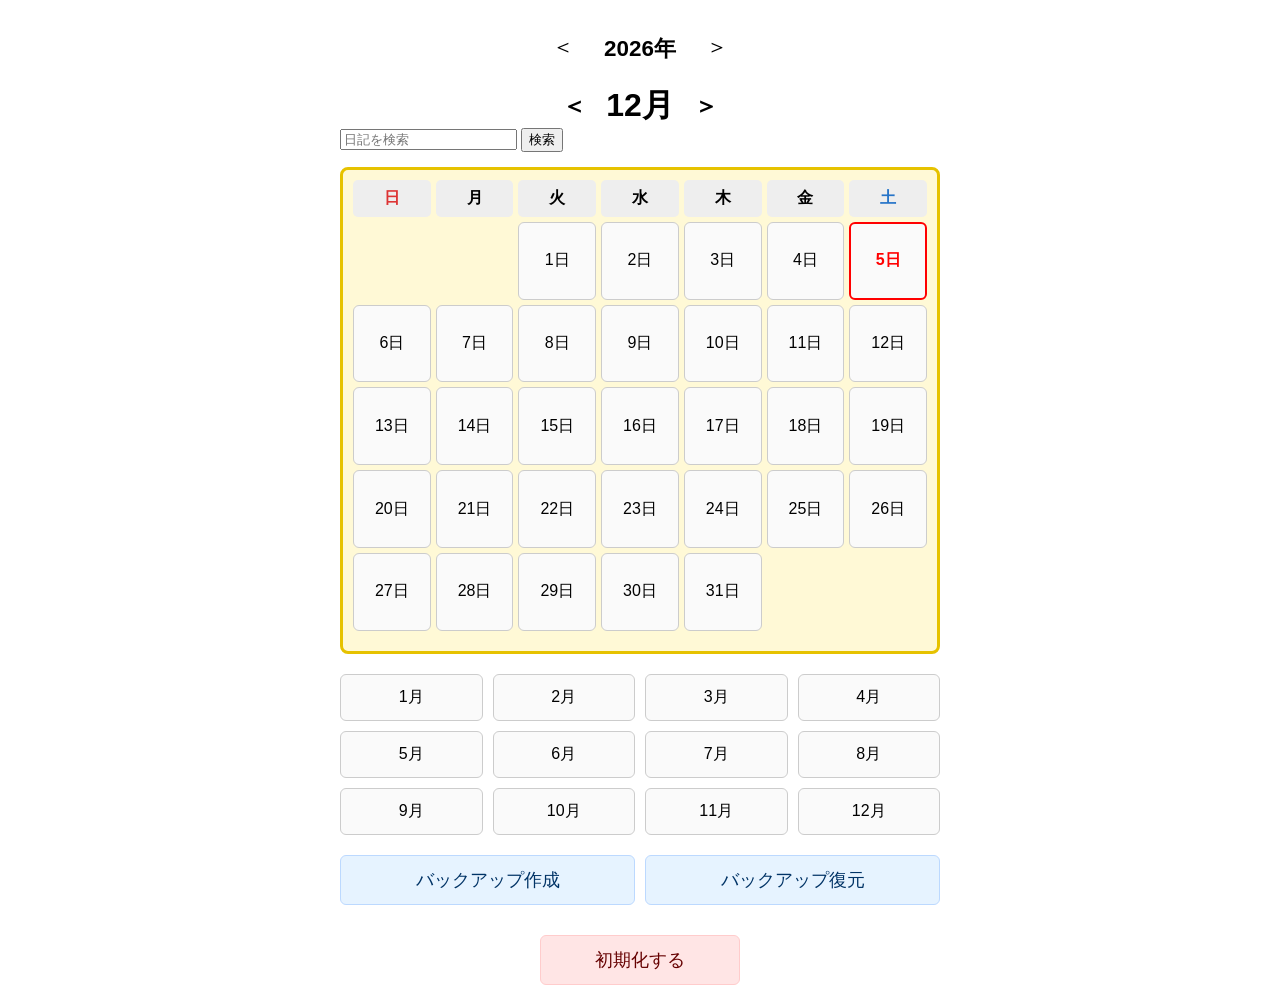
<file: index.html>
<!DOCTYPE html>
<html lang="ja">
<head>
<meta charset="UTF-8">
<meta name="viewport" content="width=device-width, initial-scale=1.0">
<title>永々日記</title>

<link rel="manifest" href="manifest.json">

<link rel="stylesheet" href="top.css">
<link rel="manifest" href="manifest.json">

<script>
  if ("serviceWorker" in navigator) {
    navigator.serviceWorker.register("service-worker.js");
  }
</script>

</head>
<body>

<div class="container">
 <div id="year-nav">
  <span id="prev-year" class="year-arrow">＜</span>
  <h1 id="year-title"></h1>
  <span id="next-year" class="year-arrow">＞</span>
</div>

<div id="month-nav">
  <span id="prev-month" class="month-arrow">＜</span>
  <h1 id="month-title"></h1>
  <span id="next-month" class="month-arrow">＞</span>
</div>

<div id="search-area">
  <input
    type="text"
    id="search-input"
    placeholder="日記を検索"
  >
  <button id="search-btn">検索</button>
</div>

<div id="search-results"></div>

<div id="day-list"></div>

<div id="month-select"></div>
 
<div id="backup-buttons">
  <button id="export-btn">バックアップ作成</button>
  <button id="import-btn">バックアップ復元</button>
  <input type="file" id="import-file" style="display:none;">
</div>

<!-- ★ 初期化ボタン（中央揃え＋間隔あり） -->
<div id="reset-area">
  <button id="reset-btn">初期化する</button>
</div>

<script src="top.js"></script>

<script>
  if ("serviceWorker" in navigator) {
    navigator.serviceWorker.register("service-worker.js");
  }
</script>

</body>
</html>
</file>
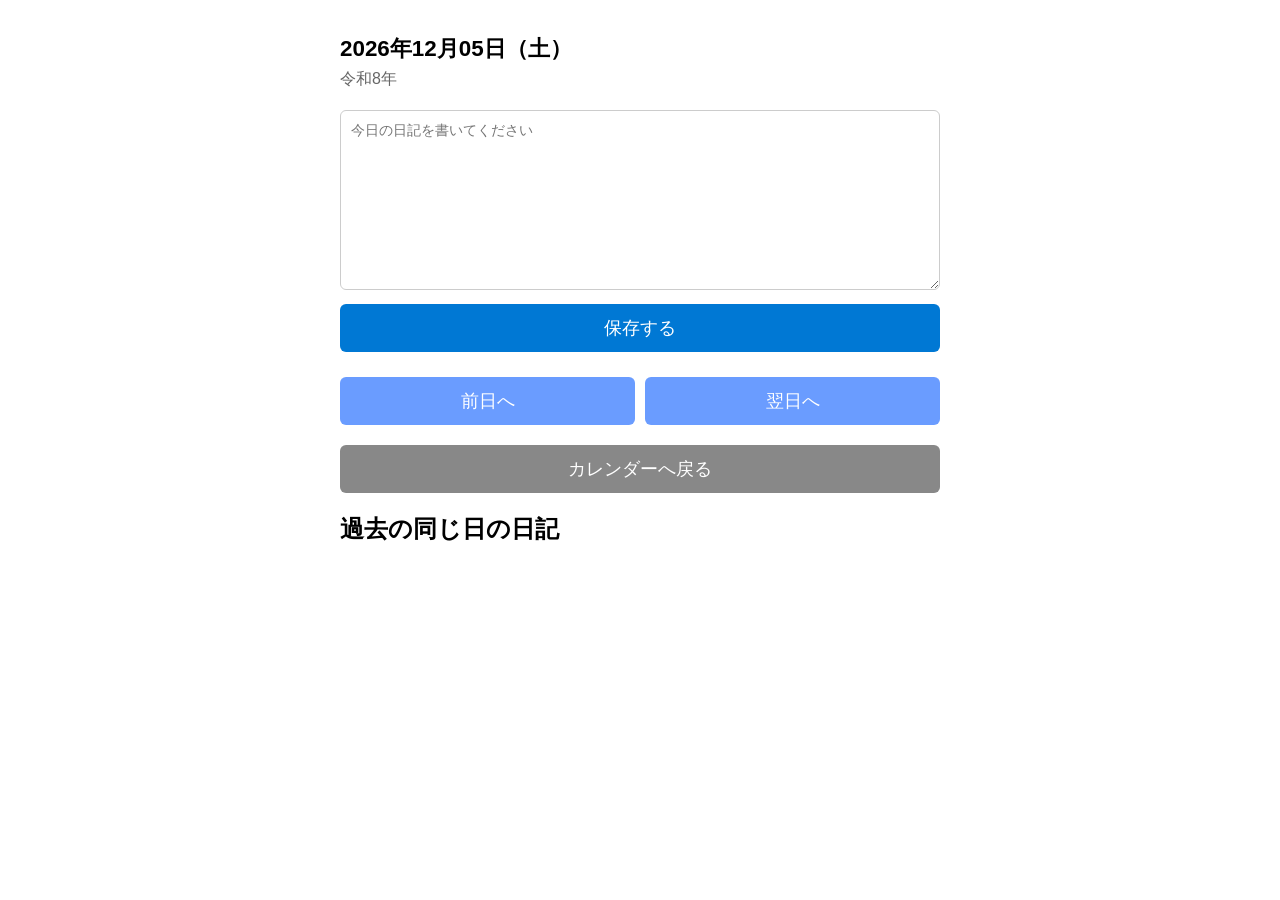
<file: diary.html>
<!DOCTYPE html>
<html lang="ja">
<head>
<meta charset="UTF-8">
<meta name="viewport" content="width=device-width, initial-scale=1.0">
<title>日記帳</title>
<link rel="stylesheet" href="diary.css">
</head>
<body>

<div class="container">

  <h1 id="date-title"></h1>
  <div id="wareki"></div>

  <textarea id="diary-text" placeholder="今日の日記を書いてください"></textarea>
  <button id="save-btn">保存する</button>

<div class="nav-buttons">

  <div class="prev-next">
    <button id="prev-btn">前日へ</button>
    <button id="next-btn">翌日へ</button>
  </div>

  <button id="back-btn">カレンダーへ戻る</button>

</div>

  <h2>過去の同じ日の日記</h2>
  <div id="past-container"></div>

</div>

<script src="diary.js"></script>
</body>
</html>
</file>
<file: top.css>
body {
  background: #fff;
  font-family: sans-serif;
  padding: 10px;
}

.container {
  max-width: 600px;
  margin: auto;
}

h1 {
  text-align: center;
  margin-bottom: 20px;
}

.month-title {
  font-size: 1.2em;
  font-weight: bold;
  margin: 20px 0 10px;
}

.day-row {
  display: grid;
  grid-template-columns: repeat(7, minmax(0, 1fr));
  gap: 5px;
  margin-bottom: 10px;
}

.day-item {
  width: 100%;
  aspect-ratio: 1 / 1;
  border: 1px solid #ccc;
  border-radius: 6px;
  background: #fafafa;
  cursor: pointer;

  display: flex;
  justify-content: center;
  align-items: center;

  padding: 0;
  box-sizing: border-box;
}

/* 曜日見出し */
.weekday-row {
  display: grid;
  grid-template-columns: repeat(7, minmax(0, 1fr));
  gap: 5px;
  margin-bottom: 5px;
}

.weekday-item {
  text-align: center;
  font-weight: bold;
  padding: 8px 0;
  background: #eee;
  border-radius: 5px;
}

.weekday-item.sunday {
  color: #d33;
}

.weekday-item.saturday {
  color: #2674c8;
}

/* 月初の空白 */
.day-item.empty {
  visibility: hidden;
  pointer-events: none;
}

.day-item:hover {
  background: #f0f0f0;
}
.written {
  background: #d0e7ff; /* 薄い青色 */
  border-color: #7ab4ff;
}

/* 今月のタイトルを強調（太枠＋太字） */
.current-month {
  border: 2px solid #0078d4;
  padding: 6px;
  border-radius: 6px;
  background: #eef6ff;
}

/* 今日の日付を赤文字で強調 */
.today {
  color: red;
  font-weight: bold;
  border: 2px solid red;
  border-radius: 6px;
}

/* 今月全体のブロック（太枠＋薄黄色背景） */
.current-month-block {
  border: 3px solid #e6c200;   /* 濃いめの黄色の太枠 */
  background: #fff9d6;         /* 薄黄色の背景 */
  padding: 10px;
  border-radius: 8px;
  margin-bottom: 20px;
}

/* 今日の日付を赤文字で強調 */
.today {
  color: red;
  font-weight: bold;
  border: 2px solid red;
  border-radius: 6px;
}

#month-select-btn {
  width: 100%;
  padding: 12px;
  margin-top: 20px;
  font-size: 1.1em;
  background: #888;
  color: #fff;
  border: none;
  border-radius: 6px;
}

#month-select {
  margin-top: 20px;
  display: flex;
  flex-wrap: wrap;
  gap: 10px;
}

.month-item {
  width: 120px;
  padding: 12px;
  text-align: center;
  border: 1px solid #ccc;
  border-radius: 6px;
  background: #fafafa;
  cursor: pointer;
}

.month-item:hover {
  background: #f0f0f0;
}

#month-select {
  margin-top: 20px;
  display: grid;
  grid-template-columns: repeat(4, 1fr);
  gap: 10px;
}
.month-item {
  width: 100%;            /* ← グリッド幅に合わせる（重要） */
  box-sizing: border-box; /* ← 枠線や余白を含めて計算 */
  padding: 12px;
  text-align: center;
  border: 1px solid #ccc;
  border-radius: 6px;
  background: #fafafa;
  cursor: pointer;
}

.month-item:hover {
  background: #f0f0f0;
}
#year-title {
  text-align: center;
  font-size: 1.4em;
  margin-bottom: 10px;
  font-weight: bold;
}

/* 当月以外の月ブロック（黒枠＋白背景） */
.month-block {
  border: 1px solid #ccc;
  background: #fff;
  padding: 10px;
  border-radius: 8px;
  margin-bottom: 20px;
}
#year-nav {
  display: flex;
  justify-content: center;
  align-items: center;
  gap: 20px;
  margin-bottom: 10px;
}

.year-arrow {
  font-size: 1.4em;
  cursor: pointer;
  user-select: none;
  padding: 5px 10px;
}

.year-arrow:hover {
  background: #f0f0f0;
  border-radius: 6px;
}
/* バックアップボタンを横並びにする */
#backup-buttons {
  margin-top: 20px;
  display: grid;
  grid-template-columns: repeat(2, 1fr); /* 横に2つ並べる */
  gap: 10px;
}

#backup-buttons button {
  width: 100%;
  box-sizing: border-box;
  padding: 12px;
  font-size: 18px;

  /* ★ここから色づけ */
  background: #e6f3ff;      /* 薄い青（柔らかい水色） */
  border: 1px solid #bcd9ff; /* 少し濃い青で枠線 */
  color: #003366;            /* 文字は濃い青で読みやすく */
  /* ★ここまで */

  border-radius: 6px;
  cursor: pointer;
}

/* 初期化ボタンの配置 */
#reset-area {
  margin-top: 30px;        /* ★ バックアップボタンとの間隔 */
  display: flex;
  justify-content: center; /* ★ 中央揃え */
}

/* 初期化ボタンの見た目（危険操作なので控えめな赤） */
#reset-btn {
  padding: 12px 20px;
  font-size: 18px;
  background: #ffe5e5;
  border: 1px solid #ffcccc;
  color: #660000;
  border-radius: 6px;
  cursor: pointer;
  width: 200px;            /* ★ 中央揃え時の見やすい幅 */
  box-sizing: border-box;
}

/* スマホ表示調整 */
@media (max-width: 600px) {

  .day-item {
    font-size: 14px;
  }

  .weekday-item {
    font-size: 13px;
    padding: 6px 0;
  }

  .month-block,
  .current-month-block {
    padding: 6px;
  }
}

/* ===============================
   検索結果
================================ */

#search-results {
  margin-top: 15px;
}

.search-count {
  margin-bottom: 8px;
  font-size: 14px;
  color: #555;
}

.search-card {
  border: 1px solid #ccc;
  border-radius: 6px;
  padding: 10px 12px;
  background: #fafafa;

  width: 100%;
  box-sizing: border-box;

  display: flex;
  align-items: center;
  gap: 12px;

  margin-bottom: 8px;
}

.search-date {
  font-weight: bold;
  font-size: 14px;
  width: 145px;
  flex-shrink: 0;
}

.search-preview {
  flex: 1;
  margin: 0;
  color: #444;

  white-space: nowrap;
  overflow: hidden;
  text-overflow: ellipsis;
}

.search-open-btn {
  width: auto;
  flex-shrink: 0;

  margin-top: 0;
  padding: 7px 12px;

  background: #555;
  color: #fff;

  border: none;
  border-radius: 4px;

  white-space: nowrap;
}

.no-search-result {
  padding: 15px;
  text-align: center;
  color: #666;
}

/* ===============================
   スマホ：検索欄
================================ */
@media (max-width: 600px) {

  #search-area {
    display: flex;
    justify-content: flex-end;
    align-items: center;
    gap: 6px;
  }

  #search-input {
    width: 180px;
    height: 38px;
    box-sizing: border-box;
    font-size: 16px;
    padding: 6px 10px;
  }

  #search-btn {
    height: 38px;
    padding: 6px 12px;
    font-size: 15px;
    white-space: nowrap;
  }
}

/* 月移動ナビゲーション */
#month-nav {
  display: flex;
  justify-content: center;
  align-items: center;
  gap: 20px;
}

#month-title {
  margin: 0;
}

.month-arrow {
  cursor: pointer;
  font-size: 24px;
  font-weight: bold;
  user-select: none;
}
</file>
<file: diary.css>
body {
  background: #fff;
  font-family: sans-serif;
  padding: 10px;
}

.container {
  max-width: 600px;
  margin: auto;
}

#date-title {
  font-size: 1.4em;
  margin-bottom: 5px;
}

#wareki {
  color: #666;
  margin-bottom: 20px;
}

textarea {
  width: 100%;
  height: 180px;
  font-size: 1.1em;
  padding: 10px;
  border: 1px solid #ccc;
  border-radius: 6px;
  box-sizing: border-box;
}

button {
  width: 100%;
  padding: 12px;
  margin-top: 10px;
  font-size: 1.1em;
  background: #0078d4;
  color: #fff;
  border: none;
  border-radius: 6px;
}

#past-container {
  margin-top: 25px;
  display: flex;
  flex-direction: column;
  gap: 8px;
}

.past-card {
  border: 1px solid #ccc;
  border-radius: 6px;
  padding: 10px 12px;
  background: #fafafa;

  width: 100%;
  box-sizing: border-box;

  display: flex;
  align-items: center;
  gap: 12px;
}

.past-year {
  font-weight: bold;
  font-size: 14px;
  width: 145px;
  flex-shrink: 0;
}

.past-preview {
  flex: 1;
  margin: 0;
  color: #444;

  white-space: nowrap;
  overflow: hidden;
  text-overflow: ellipsis;
}

.view-full-btn {
  width: auto;
  flex-shrink: 0;

  margin-top: 0;
  padding: 7px 12px;

  background: #555;
  color: #fff;
  border: none;
  border-radius: 4px;
  white-space: nowrap;
}

.nav-buttons {
  margin-top: 15px;
  display: flex;
  flex-direction: column;
  gap: 10px;
}

/* 前日・翌日ボタンを横並びにする */
.prev-next {
  display: flex;
  gap: 10px;
}

#prev-btn, #next-btn {
  flex: 1;
}

#prev-btn, #next-btn, #back-btn {
  width: 100%;
  padding: 12px;
  font-size: 1.1em;
  border: none;
  border-radius: 6px;
  color: #fff;
}

#prev-btn {
  background: #6a9cff;
}

#next-btn {
  background: #6a9cff;
}

#back-btn {
  background: #888;
}
</file>
